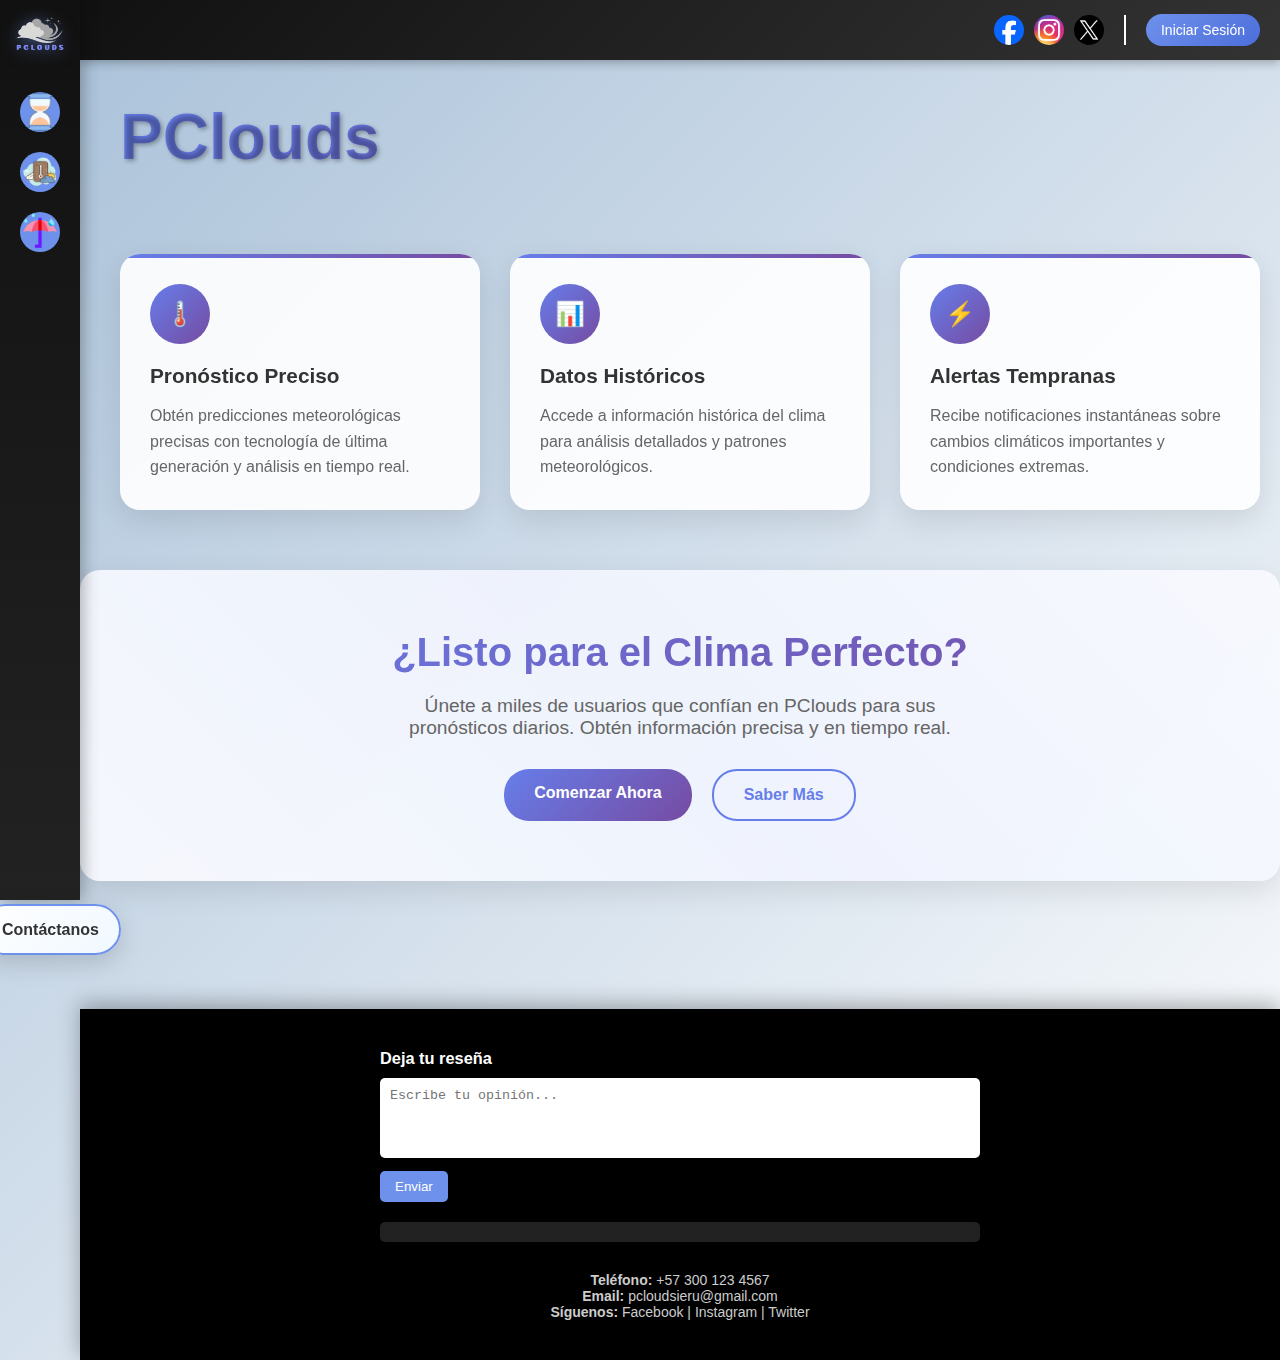
<file: index.html>
<!DOCTYPE html>
<html lang="es">

<head>
    <meta charset="UTF-8">
    <title>PClouds</title>
    <link href="https://cdn.jsdelivr.net/npm/bootstrap@5.3.7/dist/css/bootstrap.min.css" rel="stylesheet"
        integrity="sha384-LN+7fdVzj6u52u30Kp6M/trliBMCMKTyK833zpbD+pXdCLuTusPj697FH4R/5mcr" crossorigin="anonymous">
    <style>
        * {
            margin: 0;
            padding: 0;
            box-sizing: border-box;
        }

        body {
            background: linear-gradient(135deg, #a8c0d8, #ffffff);
            font-family: Arial, sans-serif;
            position: relative;
            overflow-x: hidden;
        }

        .sidebar {
            position: fixed;
            top: 0;
            left: 0;
            width: 80px;
            height: 100vh;
            background: linear-gradient(180deg, #111 0%, #222 100%);
            display: flex;
            flex-direction: column;
            align-items: center;
            padding-top: 10px;
            gap: 20px;
            box-shadow: 3px 0 15px rgba(0, 0, 0, 0.3);
            z-index: 100;
        }

        .sidebar .logo {
            margin-bottom: 10px;
        }

        .sidebar .logo img {
            width: 60px;
            filter: drop-shadow(0 2px 8px rgba(110, 145, 236, 0.5));
        }

        .sidebar a {
            text-decoration: none;
            position: relative;
        }

        .sidebar .circle {
            width: 40px;
            height: 40px;
            border-radius: 50%;
            background-color: #6e91ec;
            transition: all 0.3s ease;
            position: relative;
            overflow: hidden;
        }

        .sidebar .circle::before {
            content: '';
            position: absolute;
            top: 0;
            left: -100%;
            width: 100%;
            height: 100%;
            background: linear-gradient(90deg, transparent, rgba(255,255,255,0.4), transparent);
            transition: left 0.5s;
        }

        .sidebar .circle:hover {
            transform: scale(1.2);
            box-shadow: 0 0 20px rgba(110, 145, 236, 0.8);
        }

        .sidebar .circle:hover::before {
            left: 100%;
        }

        /* Estilos para los tooltips */
        .tooltip {
            position: absolute;
            left: 60px;
            top: 50%;
            transform: translateY(-50%);
            background: rgba(0, 0, 0, 0.9);
            color: white;
            padding: 8px 12px;
            border-radius: 6px;
            font-size: 14px;
            white-space: nowrap;
            opacity: 0;
            visibility: hidden;
            transition: all 0.3s ease;
            z-index: 1000;
            pointer-events: none;
        }

        .tooltip::before {
            content: '';
            position: absolute;
            right: 100%;
            top: 50%;
            transform: translateY(-50%);
            border: 6px solid transparent;
            border-right-color: rgba(0, 0, 0, 0.9);
        }

        .sidebar a:hover .tooltip {
            opacity: 1;
            visibility: visible;
            left: 65px;
        }

        .topbar {
            position: fixed;
            top: 0;
            right: 0;
            height: 60px;
            width: calc(100% - 80px);
            background: transparent;
            display: flex;
            justify-content: flex-end;
            align-items: center;
            padding: 10px 20px;
            gap: 10px;
            z-index: 10;
        }

        .topbar .vertical-line {
            width: 2px;
            height: 30px;
            background-color: white;
            margin-left: 10px;
        }

        .topbar .horizontal-line {
            position: absolute;
            top: 50%;
            left: 0;
            width: 100%;
            height: 60px;
            background: linear-gradient(135deg, #111 0%, #333 100%);
            transform: translateY(-50%);
            z-index: -1;
            box-shadow: 0 2px 10px rgba(0, 0, 0, 0.3);
        }

        .topbar .login-btn {
            background: linear-gradient(135deg, #6e91ec 0%, #4c6edb 100%);
            color: white;
            border: none;
            padding: 8px 15px;
            border-radius: 20px;
            cursor: pointer;
            font-size: 14px;
            transition: all 0.3s ease;
            margin-left: 10px;
            position: relative;
            overflow: hidden;
        }

        .topbar .login-btn::before {
            content: '';
            position: absolute;
            top: 0;
            left: -100%;
            width: 100%;
            height: 100%;
            background: linear-gradient(90deg, transparent, rgba(255,255,255,0.3), transparent);
            transition: left 0.5s;
        }

        .topbar .login-btn:hover {
            transform: translateY(-2px);
            box-shadow: 0 5px 15px rgba(110, 145, 236, 0.4);
        }

        .topbar .login-btn:hover::before {
            left: 100%;
        }

        .main-title {
            text-align: left;
            margin: 80px 0 20px 100px;
            padding: 20px;
            position: relative;
            z-index: 10;
        }

        .main-title h1 {
            font-size: 4rem;
            font-weight: bold;
            color: #667eea;
            text-shadow: 2px 2px 4px rgba(0, 0, 0, 0.3);
            margin: 0;
            background: linear-gradient(135deg, #667eea 0%, #764ba2 100%);
            -webkit-background-clip: text;
            -webkit-text-fill-color: transparent;
            background-clip: text;
            position: relative;
            animation: titleGlow 3s ease-in-out infinite alternate;
        }

        @keyframes titleGlow {
            0% {
                filter: drop-shadow(0 0 10px rgba(102, 126, 234, 0.5));
            }
            100% {
                filter: drop-shadow(0 0 20px rgba(102, 126, 234, 0.8));
            }
        }

        /* Sección de características */
        .features-section {
            margin: 60px auto;
            max-width: 1200px;
            padding: 0 20px;
            margin-left: 100px;
            z-index: 10;
            position: relative;
        }

        .features-grid {
            display: grid;
            grid-template-columns: repeat(auto-fit, minmax(300px, 1fr));
            gap: 30px;
            margin-top: 40px;
        }

        .feature-card {
            background: rgba(255, 255, 255, 0.9);
            border-radius: 20px;
            padding: 30px;
            box-shadow: 0 10px 30px rgba(0, 0, 0, 0.1);
            transition: all 0.3s ease;
            position: relative;
            overflow: hidden;
        }

        .feature-card::before {
            content: '';
            position: absolute;
            top: 0;
            left: 0;
            right: 0;
            height: 4px;
            background: linear-gradient(135deg, #667eea 0%, #764ba2 100%);
        }

        .feature-card:hover {
            transform: translateY(-10px);
            box-shadow: 0 20px 40px rgba(0, 0, 0, 0.2);
        }

        .feature-icon {
            width: 60px;
            height: 60px;
            background: linear-gradient(135deg, #667eea 0%, #764ba2 100%);
            border-radius: 50%;
            display: flex;
            align-items: center;
            justify-content: center;
            margin-bottom: 20px;
            font-size: 24px;
            color: white;
        }

        .feature-card h3 {
            color: #333;
            margin-bottom: 15px;
            font-size: 1.3rem;
        }

        .feature-card p {
            color: #666;
            line-height: 1.6;
        }

        .topbar .top-circle {
            width: 30px;
            height: 30px;
            border-radius: 50%;
            background-color: #6e91ec;
            transition: transform 0.3s ease;
        }

        .topbar .top-circle:hover {
            transform: scale(1.2);
        }

        .contactanos-btn {
            position: fixed;
            bottom: 20px;
            right: 20px;
            background: linear-gradient(135deg, #fff 0%, #f0f8ff 100%);
            color: #333;
            border: 2px solid #6e91ec;
            padding: 15px 20px;
            font-size: 16px;
            border-radius: 30px;
            cursor: pointer;
            box-shadow: 0 8px 25px rgba(0, 0, 0, 0.15);
            transition: all 0.3s ease;
            z-index: 1000;
            text-decoration: none;
            font-weight: bold;
            position: relative;
            overflow: hidden;
        }

        .contactanos-btn::before {
            content: '';
            position: absolute;
            top: 0;
            left: -100%;
            width: 100%;
            height: 100%;
            background: linear-gradient(90deg, transparent, rgba(110, 145, 236, 0.2), transparent);
            transition: left 0.5s;
        }

        .contactanos-btn:hover {
            background: linear-gradient(135deg, #6e91ec 0%, #764ba2 100%);
            color: white;
            transform: scale(1.05) translateY(-2px);
            box-shadow: 0 12px 35px rgba(110, 145, 236, 0.3);
        }

        .contactanos-btn:hover::before {
            left: 100%;
        }

        .new-footer {
            background: #000000;
            color: #ccc;
            padding: 40px 20px;
            position: relative;
            left: 80px;
            width: calc(100% - 80px);
            font-size: 14px;
            margin-top: 50px;
            box-shadow: 0 -5px 20px rgba(0, 0, 0, 0.3);
        }

        .reseñas-container {
            max-width: 600px;
            margin: 0 auto;
        }

        .reseñas-container h3 {
            margin-bottom: 10px;
            color: #fff;
        }

        .reseñas-container textarea {
            width: 100%;
            height: 80px;
            border-radius: 5px;
            padding: 10px;
            border: none;
            resize: none;
            margin-bottom: 10px;
        }

        .reseñas-container button {
            background-color: #6e91ec;
            color: #fff;
            border: none;
            padding: 8px 15px;
            border-radius: 5px;
            cursor: pointer;
            transition: background 0.3s;
        }

        .reseñas-container button:hover {
            background-color: #4c6edb;
        }

        .lista-reseñas {
            margin-top: 20px;
            background-color: #222;
            padding: 10px;
            border-radius: 5px;
            max-height: 200px;
            overflow-y: auto;
        }

        .reseña {
            background-color: #333;
            padding: 8px;
            border-radius: 4px;
            margin-bottom: 5px;
            color: #ccc;
        }

        .contenido-principal {
            min-height: 1000px;
            padding: 20px;
            margin-left: 80px;
        }

        .footer-info {
            margin-top: 30px;
            text-align: center;
        }

        .footer-info p,
        .footer-info a {
            color: #ccc;
            text-decoration: none;
            font-size: 14px;
        }

        .footer-info a:hover {
            color: #6e91ec;
        }

        .tabs {
            display: flex;
            justify-content: space-around;
            margin-bottom: 10px;
        }

        .tabs button {
            background: #ccc;
            border: none;
            padding: 5px 10px;
            cursor: pointer;
        }

        .tabs button.active {
            background: #6e91ec;
            color: white;
        }
        
        .sidebar .circle img {
            width: 100%;
            height: 100%;
            object-fit: cover;
            border-radius: 50%;
            display: block;
        }

        /* Sección CTA */
        .cta-section {
            background: rgba(255, 255, 255, 0.95);
            margin: 60px 0 60px 80px;
            padding: 60px 20px;
            text-align: center;
            border-radius: 20px;
            box-shadow: 0 10px 30px rgba(0, 0, 0, 0.1);
            position: relative;
            overflow: hidden;
        }

        .cta-section::before {
            content: '';
            position: absolute;
            top: -50%;
            left: -50%;
            width: 200%;
            height: 200%;
            background: linear-gradient(45deg, transparent, rgba(110, 145, 236, 0.1), transparent);
            animation: rotate 15s linear infinite;
        }

        @keyframes rotate {
            0% { transform: rotate(0deg); }
            100% { transform: rotate(360deg); }
        }

        .cta-content {
            position: relative;
            z-index: 2;
        }

        .cta-section h2 {
            font-size: 2.5rem;
            color: #333;
            margin-bottom: 20px;
            background: linear-gradient(135deg, #667eea 0%, #764ba2 100%);
            -webkit-background-clip: text;
            -webkit-text-fill-color: transparent;
            background-clip: text;
        }

        .cta-section p {
            font-size: 1.2rem;
            color: #666;
            margin-bottom: 30px;
            max-width: 600px;
            margin-left: auto;
            margin-right: auto;
        }

        .cta-buttons {
            display: flex;
            gap: 20px;
            justify-content: center;
            flex-wrap: wrap;
        }

        .cta-btn {
            padding: 15px 30px;
            border: none;
            border-radius: 25px;
            font-size: 1rem;
            font-weight: bold;
            cursor: pointer;
            transition: all 0.3s ease;
            text-decoration: none;
            display: inline-block;
        }

        .cta-btn.primary {
            background: linear-gradient(135deg, #667eea 0%, #764ba2 100%);
            color: white;
        }

        .cta-btn.secondary {
            background: transparent;
            color: #667eea;
            border: 2px solid #667eea;
        }

        .cta-btn:hover {
            transform: translateY(-3px);
            box-shadow: 0 10px 25px rgba(102, 126, 234, 0.3);
        }

        @media (max-width: 768px) {
            .features-grid {
                grid-template-columns: 1fr;
            }

            .main-title h1 {
                font-size: 2.5rem;
            }

            .cta-section h2 {
                font-size: 2rem;
            }

            .tooltip {
                display: none;
            }
        }
    </style>
</head>

<body>
    <div class="sidebar">
        <div class="logo">
            <a href="index.html">
                <img src="imagenes/logo.png" alt="Logo" />
            </a>
        </div>
        <a href="#">
            <div class="circle">
                <img src="imagenes/Historial.png" alt="Logo historial del clima" />
            </div>
            <div class="tooltip">Historial del Clima</div>
        </a>
        <a href="#">
            <div class="circle">
                <img src="imagenes/Pronostico.png" alt="Logo pronostico del clima" />
            </div>
            <div class="tooltip">Pronóstico del Tiempo</div>
        </a>
        <a href="#">
            <div class="circle">
                <img src="imagenes/Informacion.png" alt="Logo información del clima" />
            </div>
            <div class="tooltip">Información Meteorológica</div>
        </a>
    </div>

    <div class="topbar">
        <div class="horizontal-line"></div>
        <a href="https://www.facebook.com/profile.php?id=61578839614625" target="_blank">
            <img src="/imagenes/facebook.png" alt="Logo" style="width:30px;height:30px;border-radius:50%;object-fit:cover;vertical-align:middle;cursor:pointer;">
        </a>
        <a href="https://www.instagram.com/pcloudsieru/" target="_blank">
            <img src="/imagenes/Instagram.png" alt="Instagram" style="width:30px;height:30px;border-radius:50%;object-fit:cover;vertical-align:middle;cursor:pointer;">
        </a>
        <a href="https://x.com/PcloudsIeru" target="_blank">
            <img src="/imagenes/X.png" alt="Twitter" style="width:30px;height:30px;border-radius:50%;object-fit:cover;vertical-align:middle;cursor:pointer;">
        </a>
        <div class="vertical-line"></div>
        <button class="login-btn" onclick="">Iniciar Sesión</button>
    </div>

    <div class="main-title">
        <h1>PClouds</h1>
    </div>

    <!-- Nueva sección de características -->
    <div class="features-section">
        <div class="features-grid">
            <div class="feature-card">
                <div class="feature-icon">🌡️</div>
                <h3>Pronóstico Preciso</h3>
                <p>Obtén predicciones meteorológicas precisas con tecnología de última generación y análisis en tiempo real.</p>
            </div>
            <div class="feature-card">
                <div class="feature-icon">📊</div>
                <h3>Datos Históricos</h3>
                <p>Accede a información histórica del clima para análisis detallados y patrones meteorológicos.</p>
            </div>
            <div class="feature-card">
                <div class="feature-icon">⚡</div>
                <h3>Alertas Tempranas</h3>
                <p>Recibe notificaciones instantáneas sobre cambios climáticos importantes y condiciones extremas.</p>
            </div>
        </div>
    </div>

    <!-- Nueva sección CTA -->
    <div class="cta-section">
        <div class="cta-content">
            <h2>¿Listo para el Clima Perfecto?</h2>
            <p>Únete a miles de usuarios que confían en PClouds para sus pronósticos diarios. Obtén información precisa y en tiempo real.</p>
            <div class="cta-buttons">
                <a href="#" class="cta-btn primary">Comenzar Ahora</a>
                <a href="/paginas/nosotros.html" class="cta-btn secondary">Saber Más</a>
            </div>
        </div>
    </div>

    <a href="paginas/contacto.html" class="contactanos-btn">Contáctanos</a>

    <footer class="new-footer">
        <div class="reseñas-container">
            <h3>Deja tu reseña</h3>
            <textarea id="nueva-reseña" placeholder="Escribe tu opinión..."></textarea>
            <button onclick="agregarReseña()">Enviar</button>
            <div class="lista-reseñas" id="lista-reseñas"></div>
        </div>
        <div class="footer-info">
            <p><strong>Teléfono:</strong> +57 300 123 4567</p>
            <p><strong>Email:</strong> pcloudsieru@gmail.com</p>
            <p><strong>Síguenos:</strong> 
                <a href="https://www.facebook.com/profile.php?id=61578839614625" target="_blank">Facebook</a> | 
                <a href="https://www.instagram.com/pcloudsieru/" target="_blank">Instagram</a> | 
                <a href="https://x.com/PcloudsIeru" target="_blank">Twitter</a>
            </p>
        </div>
    </footer>

    <script>
        function agregarReseña() {
            const textarea = document.getElementById('nueva-reseña');
            const listaReseñas = document.getElementById('lista-reseñas');
            
            if (textarea.value.trim() !== '') {
                const reseña = document.createElement('div');
                reseña.className = 'reseña';
                reseña.textContent = textarea.value;
                
                listaReseñas.appendChild(reseña);
                textarea.value = '';
                
                // Scroll al final de la lista
                listaReseñas.scrollTop = listaReseñas.scrollHeight;
            }
        }
    </script>

</body>

</html>
</file>
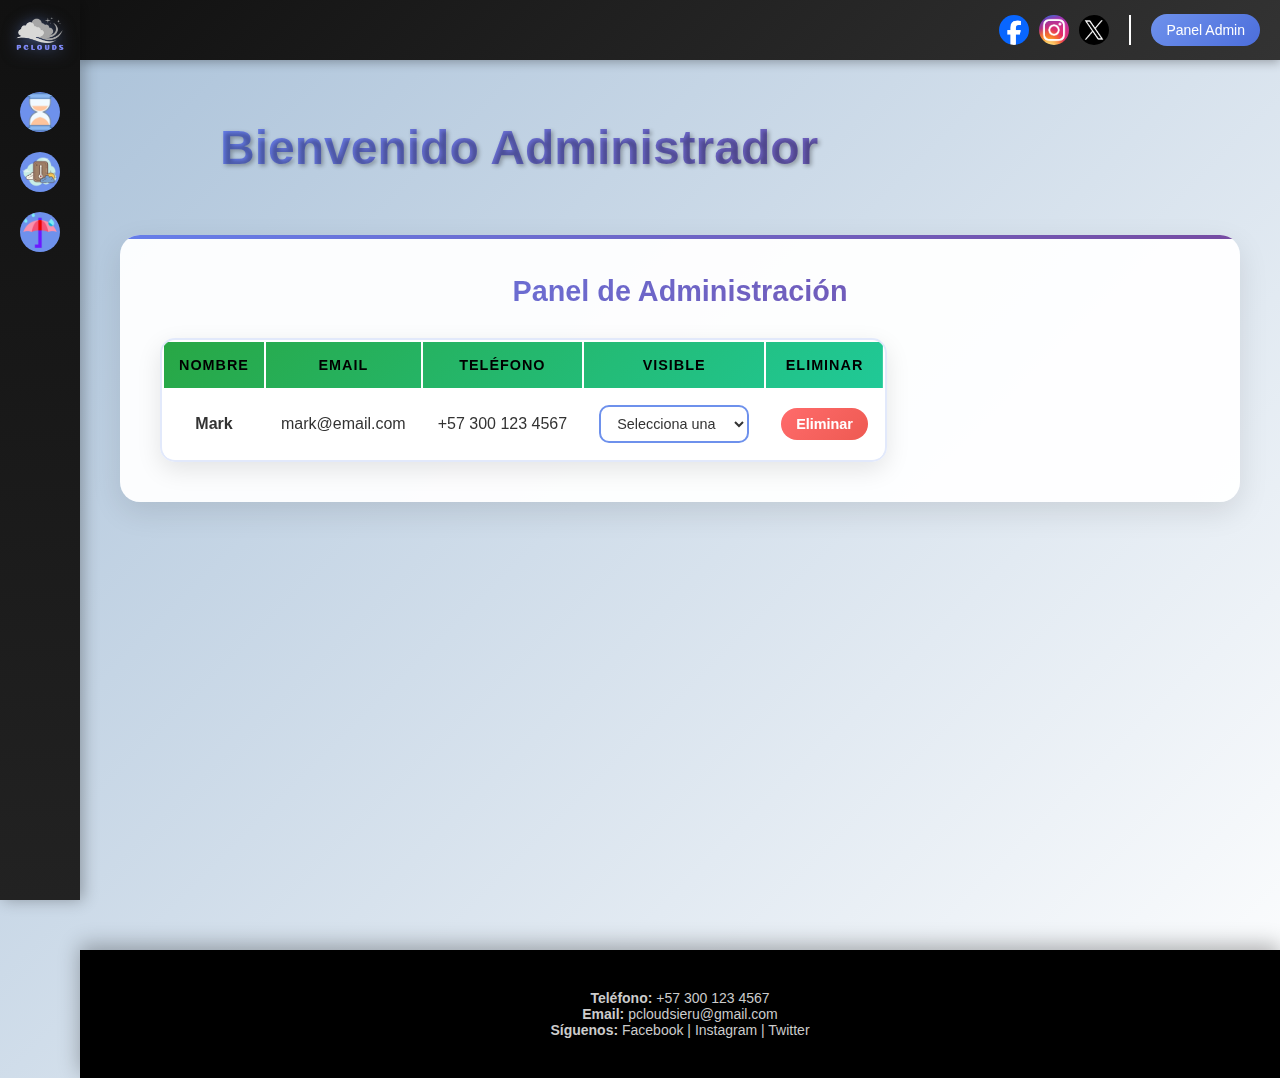
<file: paginas/admin2.html>
<!DOCTYPE html>
<html lang="es">

<head>
    <meta charset="UTF-8">
    <meta name="viewport" content="width=device-width, initial-scale=1.0">
    <title>PClouds - Administrador</title>
    <link href="https://cdn.jsdelivr.net/npm/bootstrap@5.3.7/dist/css/bootstrap.min.css" rel="stylesheet"
        integrity="sha384-LN+7fdVzj6u52u30Kp6M/trliBMCMKTyK833zpbD+pXdCLuTusPj697FH4R/5mcr" crossorigin="anonymous">
    <style>
        * {
            margin: 0;
            padding: 0;
            box-sizing: border-box;
        }

        body {
            background: linear-gradient(135deg, #a8c0d8, #ffffff);
            font-family: Arial, sans-serif;
            position: relative;
            overflow-x: hidden;
        }

        .sidebar {
            position: fixed;
            top: 0;
            left: 0;
            width: 80px;
            height: 100vh;
            background: linear-gradient(180deg, #111 0%, #222 100%);
            display: flex;
            flex-direction: column;
            align-items: center;
            padding-top: 10px;
            gap: 20px;
            box-shadow: 3px 0 15px rgba(0, 0, 0, 0.3);
            z-index: 100;
        }

        .sidebar .logo {
            margin-bottom: 10px;
        }

        .sidebar .logo img {
            width: 60px;
            filter: drop-shadow(0 2px 8px rgba(110, 145, 236, 0.5));
        }

        .sidebar a {
            text-decoration: none;
            position: relative;
        }

        .sidebar .circle {
            width: 40px;
            height: 40px;
            border-radius: 50%;
            background-color: #6e91ec;
            transition: all 0.3s ease;
            position: relative;
            overflow: hidden;
        }

        .sidebar .circle::before {
            content: '';
            position: absolute;
            top: 0;
            left: -100%;
            width: 100%;
            height: 100%;
            background: linear-gradient(90deg, transparent, rgba(255, 255, 255, 0.4), transparent);
            transition: left 0.5s;
        }

        .sidebar .circle:hover {
            transform: scale(1.2);
            box-shadow: 0 0 20px rgba(110, 145, 236, 0.8);
        }

        .sidebar .circle:hover::before {
            left: 100%;
        }

        .sidebar .circle img {
            width: 100%;
            height: 100%;
            object-fit: cover;
            border-radius: 50%;
            display: block;
        }

        /* Estilos para los tooltips */
        .tooltip {
            position: absolute;
            left: 60px;
            top: 50%;
            transform: translateY(-50%);
            background: rgba(0, 0, 0, 0.9);
            color: white;
            padding: 8px 12px;
            border-radius: 6px;
            font-size: 14px;
            white-space: nowrap;
            opacity: 0;
            visibility: hidden;
            transition: all 0.3s ease;
            z-index: 1000;
            pointer-events: none;
        }

        .tooltip::before {
            content: '';
            position: absolute;
            right: 100%;
            top: 50%;
            transform: translateY(-50%);
            border: 6px solid transparent;
            border-right-color: rgba(0, 0, 0, 0.9);
        }

        .sidebar a:hover .tooltip {
            opacity: 1;
            visibility: visible;
            left: 65px;
        }

        .topbar {
            position: fixed;
            top: 0;
            right: 0;
            height: 60px;
            width: calc(100% - 80px);
            background: transparent;
            display: flex;
            justify-content: flex-end;
            align-items: center;
            padding: 10px 20px;
            gap: 10px;
            z-index: 10;
        }

        .topbar .vertical-line {
            width: 2px;
            height: 30px;
            background-color: white;
            margin-left: 10px;
        }

        .topbar .horizontal-line {
            position: absolute;
            top: 50%;
            left: 0;
            width: 100%;
            height: 60px;
            background: linear-gradient(135deg, #111 0%, #333 100%);
            transform: translateY(-50%);
            z-index: -1;
            box-shadow: 0 2px 10px rgba(0, 0, 0, 0.3);
        }

        .topbar .login-btn {
            background: linear-gradient(135deg, #6e91ec 0%, #4c6edb 100%);
            color: white;
            border: none;
            padding: 8px 15px;
            border-radius: 20px;
            cursor: pointer;
            font-size: 14px;
            transition: all 0.3s ease;
            margin-left: 10px;
            position: relative;
            overflow: hidden;
        }

        .topbar .login-btn::before {
            content: '';
            position: absolute;
            top: 0;
            left: -100%;
            width: 100%;
            height: 100%;
            background: linear-gradient(90deg, transparent, rgba(255, 255, 255, 0.3), transparent);
            transition: left 0.5s;
        }

        .topbar .login-btn:hover {
            transform: translateY(-2px);
            box-shadow: 0 5px 15px rgba(110, 145, 236, 0.4);
        }

        .topbar .login-btn:hover::before {
            left: 100%;
        }

        .main-title {
            text-align: left;
            margin: 80px 0 20px 100px;
            padding: 20px;
            position: relative;
            z-index: 10;
        }

        .main-title h1 {
            font-size: 3rem;
            font-weight: bold;
            color: #667eea;
            text-shadow: 2px 2px 4px rgba(0, 0, 0, 0.3);
            margin: 0;
            background: linear-gradient(135deg, #667eea 0%, #764ba2 100%);
            -webkit-background-clip: text;
            -webkit-text-fill-color: transparent;
            background-clip: text;
            position: relative;
            animation: titleGlow 3s ease-in-out infinite alternate;
        }

        @keyframes titleGlow {
            0% {
                filter: drop-shadow(0 0 10px rgba(102, 126, 234, 0.5));
            }

            100% {
                filter: drop-shadow(0 0 20px rgba(102, 126, 234, 0.8));
            }
        }

        /* Contenedor principal */
        .admin-container {
            margin-left: 80px;
            padding: 20px;
            min-height: 100vh;
            position: relative;
            z-index: 10;
        }

        /* Tarjeta de la tabla */
        .table-card {
            background: rgba(255, 255, 255, 0.95);
            border-radius: 20px;
            padding: 40px;
            box-shadow: 0 10px 30px rgba(0, 0, 0, 0.1);
            margin: 40px 20px;
            position: relative;
            overflow: hidden;
        }

        .table-card::before {
            content: '';
            position: absolute;
            top: 0;
            left: 0;
            right: 0;
            height: 4px;
            background: linear-gradient(135deg, #667eea 0%, #764ba2 100%);
        }

        .table-card::after {
            content: '';
            position: absolute;
            top: -50%;
            left: -50%;
            width: 200%;
            height: 200%;
            background: linear-gradient(45deg, transparent, rgba(110, 145, 236, 0.05), transparent);
            animation: rotate 20s linear infinite;
            z-index: -1;
        }

        @keyframes rotate {
            0% {
                transform: rotate(0deg);
            }

            100% {
                transform: rotate(360deg);
            }
        }

        /* Estilos para la tabla */
        .admin-table {
            background: rgba(255, 255, 255, 0.95);
            border-radius: 15px;
            overflow: hidden;
            box-shadow: 0 8px 25px rgba(0, 0, 0, 0.1);
            position: relative;
            z-index: 2;
            border: 2px solid rgba(110, 145, 236, 0.2);
        }

        .admin-table thead {
            background: linear-gradient(135deg, #28a745 0%, #20c997 100%);
        }

        .admin-table thead th {
            color: black;
            font-weight: bold;
            padding: 15px;
            border: none;
            text-transform: uppercase;
            font-size: 0.9rem;
            letter-spacing: 1px;
        }

        .admin-table tbody tr {
            transition: all 0.3s ease;
            border-bottom: 1px solid rgba(110, 145, 236, 0.1);
            background: rgba(255, 255, 255, 0.9);
        }

        .admin-table tbody tr:hover {
            background: rgba(110, 145, 236, 0.1);
            transform: scale(1.01);
        }

        .admin-table tbody td,
        .admin-table tbody th {
            padding: 15px;
            color: #333;
            border: none;
            vertical-align: middle;
        }

        /* Botón eliminar mejorado */
        .btn-eliminar {
            background: linear-gradient(135deg, #ff6b6b 0%, #ee5a52 100%);
            border: none;
            color: white;
            padding: 8px 15px;
            border-radius: 20px;
            font-size: 0.9rem;
            font-weight: bold;
            transition: all 0.3s ease;
            position: relative;
            overflow: hidden;
        }

        .btn-eliminar::before {
            content: '';
            position: absolute;
            top: 0;
            left: -100%;
            width: 100%;
            height: 100%;
            background: linear-gradient(90deg, transparent, rgba(255, 255, 255, 0.3), transparent);
            transition: left 0.5s;
        }

        .btn-eliminar:hover {
            transform: translateY(-2px);
            box-shadow: 0 5px 15px rgba(255, 107, 107, 0.4);
            background: linear-gradient(135deg, #ff5252 0%, #d32f2f 100%);
        }

        .btn-eliminar:hover::before {
            left: 100%;
        }

        /* Select mejorado */
        .form-select-custom {
            background: rgba(255, 255, 255, 0.95);
            border: 2px solid #6e91ec;
            color: #333;
            border-radius: 10px;
            padding: 8px 12px;
            font-size: 0.9rem;
            transition: all 0.3s ease;
        }

        .form-select-custom:focus {
            box-shadow: 0 0 15px rgba(110, 145, 236, 0.5);
            border-color: #4c6edb;
            background: rgba(255, 255, 255, 1);
            color: #333;
        }

        /* Título de la tabla */
        .table-title {
            color: #333;
            font-size: 1.8rem;
            font-weight: bold;
            margin-bottom: 30px;
            text-align: center;
            background: linear-gradient(135deg, #667eea 0%, #764ba2 100%);
            -webkit-background-clip: text;
            -webkit-text-fill-color: transparent;
            background-clip: text;
        }

        /* Footer */
        .new-footer {
            background: #000000;
            color: #ccc;
            padding: 40px 20px;
            position: relative;
            left: 80px;
            width: calc(100% - 80px);
            font-size: 14px;
            margin-top: 50px;
            box-shadow: 0 -5px 20px rgba(0, 0, 0, 0.3);
        }

        .footer-info {
            text-align: center;
        }

        .footer-info p,
        .footer-info a {
            color: #ccc;
            text-decoration: none;
            font-size: 14px;
        }

        .footer-info a:hover {
            color: #6e91ec;
        }

        @media (max-width: 768px) {
            .main-title h1 {
                font-size: 2rem;
            }

            .table-card {
                margin: 20px 10px;
                padding: 20px;
            }

            .tooltip {
                display: none;
            }
        }
    </style>
</head>

<body>
    <div class="sidebar">
        <div class="logo">
            <a href="/index.html">
                <img src="/imagenes/logo.png" alt="Logo" />
            </a>
        </div>
        <a href="#">
            <div class="circle">
                <img src="/imagenes/Historial.png" alt="Logo historial del clima" />
            </div>
            <div class="tooltip">Historial del Clima</div>
        </a>
        <a href="#">
            <div class="circle">
                <img src="/imagenes/Pronostico.png" alt="Logo pronostico del clima" />
            </div>
            <div class="tooltip">Pronóstico del Tiempo</div>
        </a>
        <a href="#">
            <div class="circle">
                <img src="/imagenes/Informacion.png" alt="Logo información del clima" />
            </div>
            <div class="tooltip">Información Meteorológica</div>
        </a>
    </div>

    <div class="topbar">
        <div class="horizontal-line"></div>
        <a href="https://www.facebook.com/profile.php?id=61578839614625" target="_blank">
            <img src="/imagenes/facebook.png" alt="Logo"
                style="width:30px;height:30px;border-radius:50%;object-fit:cover;vertical-align:middle;cursor:pointer;">
        </a>
        <a href="https://www.instagram.com/pcloudsieru/" target="_blank">
            <img src="/imagenes/Instagram.png" alt="Instagram"
                style="width:30px;height:30px;border-radius:50%;object-fit:cover;vertical-align:middle;cursor:pointer;">
        </a>
        <a href="https://x.com/PcloudsIeru" target="_blank">
            <img src="/imagenes/X.png" alt="Twitter"
                style="width:30px;height:30px;border-radius:50%;object-fit:cover;vertical-align:middle;cursor:pointer;">
        </a>
        <div class="vertical-line"></div>
        <button class="login-btn">
            <a href="/PCLOUDS/paginas/inicio_de_sesion.html" style="color: white; text-decoration: none;">
                Panel Admin
            </a>
        </button>
    </div>

    <div class="admin-container">
        <div class="main-title">
            <h1>Bienvenido Administrador</h1>
        </div>

        <div class="table-card">
            <h2 class="table-title">Panel de Administración</h2>
            <table class="table table-light admin-table">
                <thead>
                    <tr>
                        <th scope="col">Nombre</th>
                        <th scope="col">Email</th>
                        <th scope="col">Teléfono</th>
                        <th scope="col">Visible</th>
                        <th scope="col">Eliminar</th>
                    </tr>
                </thead>
                <tbody>
                    <tr>
                        <th scope="row">Mark</th>
                        <td>mark@email.com</td>
                        <td>+57 300 123 4567</td>
                        <td>
                            <select class="form-select form-select-custom" style="width: 150px;" aria-label="Seleccionar visibilidad" id="visible">
                                <option selected>Selecciona una opción</option>
                                <option value="1">Sí</option>
                                <option value="2">No</option>
                            </select>
                        </td>
                        <td><button class="btn btn-eliminar">Eliminar</button></td>
                    </tr>
                </tbody>
            </table>
        </div>
    </div>
    
    <script>
        function enviarResena() {
            const username = document.getElementById("username").value.trim() || "Anónimo";
            const content = document.getElementById("content").value.trim();
            const messageDiv = document.getElementById("message");
    
            messageDiv.textContent = "";
    
            if (!content) {
            messageDiv.textContent = "El contenido de la reseña es obligatorio.";
            return;
            }
    
            fetch("http://localhost/reviews/backend/crear_resena.php", {
            method: "POST",
            headers: {
                "Content-Type": "application/json"
            },
            body: JSON.stringify({
                name: username,
                content
            })
            })
            .then(response => response.json())
            .then(data => {
            if (data.error) {
                messageDiv.textContent = data.error;
            } else {
                document.getElementById("content").value = "";
                document.getElementById("username").value = "";
                alert("¡Reseña enviada con éxito!");
                //cargarResenas();
            }
            })
            .catch(error => {
            console.error("Error al enviar reseña:", error);
            messageDiv.textContent = "Error al conectar con el servidor.";
            });
        }
    
        // function cargarResenas() {
        fetch("http://localhost/reviews/backend/get_reviews.php")
        .then(response => response.json())
        .then(data => {
        const container = document.getElementById("resenas");
        container.innerHTML = "";
    
        if (!Array.isArray(data) || data.length === 0) {
        container.innerHTML = "<p>No hay reseñas disponibles.</p>";
        return;
        }
    
        data.forEach(resena => {
        const div = document.createElement("div");
        div.className = "review";
        div.innerHTML = `
        <strong>${resena.name}</strong><br>
        <small>${resena.created_at}</small>
        <p>${resena.content}</p>
        `;
        container.appendChild(div);
        });
        })
        .catch(err => {
        document.getElementById("resenas").innerHTML = "<p>Error al cargar reseñas.</p>";
        });
        
        window.onload = cargarResenas();
        </script>
    <footer class="new-footer">
        <div class="footer-info">
            <p><strong>Teléfono:</strong> +57 300 123 4567</p>
            <p><strong>Email:</strong> pcloudsieru@gmail.com</p>
            <p><strong>Síguenos:</strong>
                <a href="https://www.facebook.com/profile.php?id=61578839614625" target="_blank">Facebook</a> |
                <a href="https://www.instagram.com/pcloudsieru/" target="_blank">Instagram</a> |
                <a href="https://x.com/PcloudsIeru" target="_blank">Twitter</a>
            </p>
        </div>
    </footer>

</body>

</html>
</file>
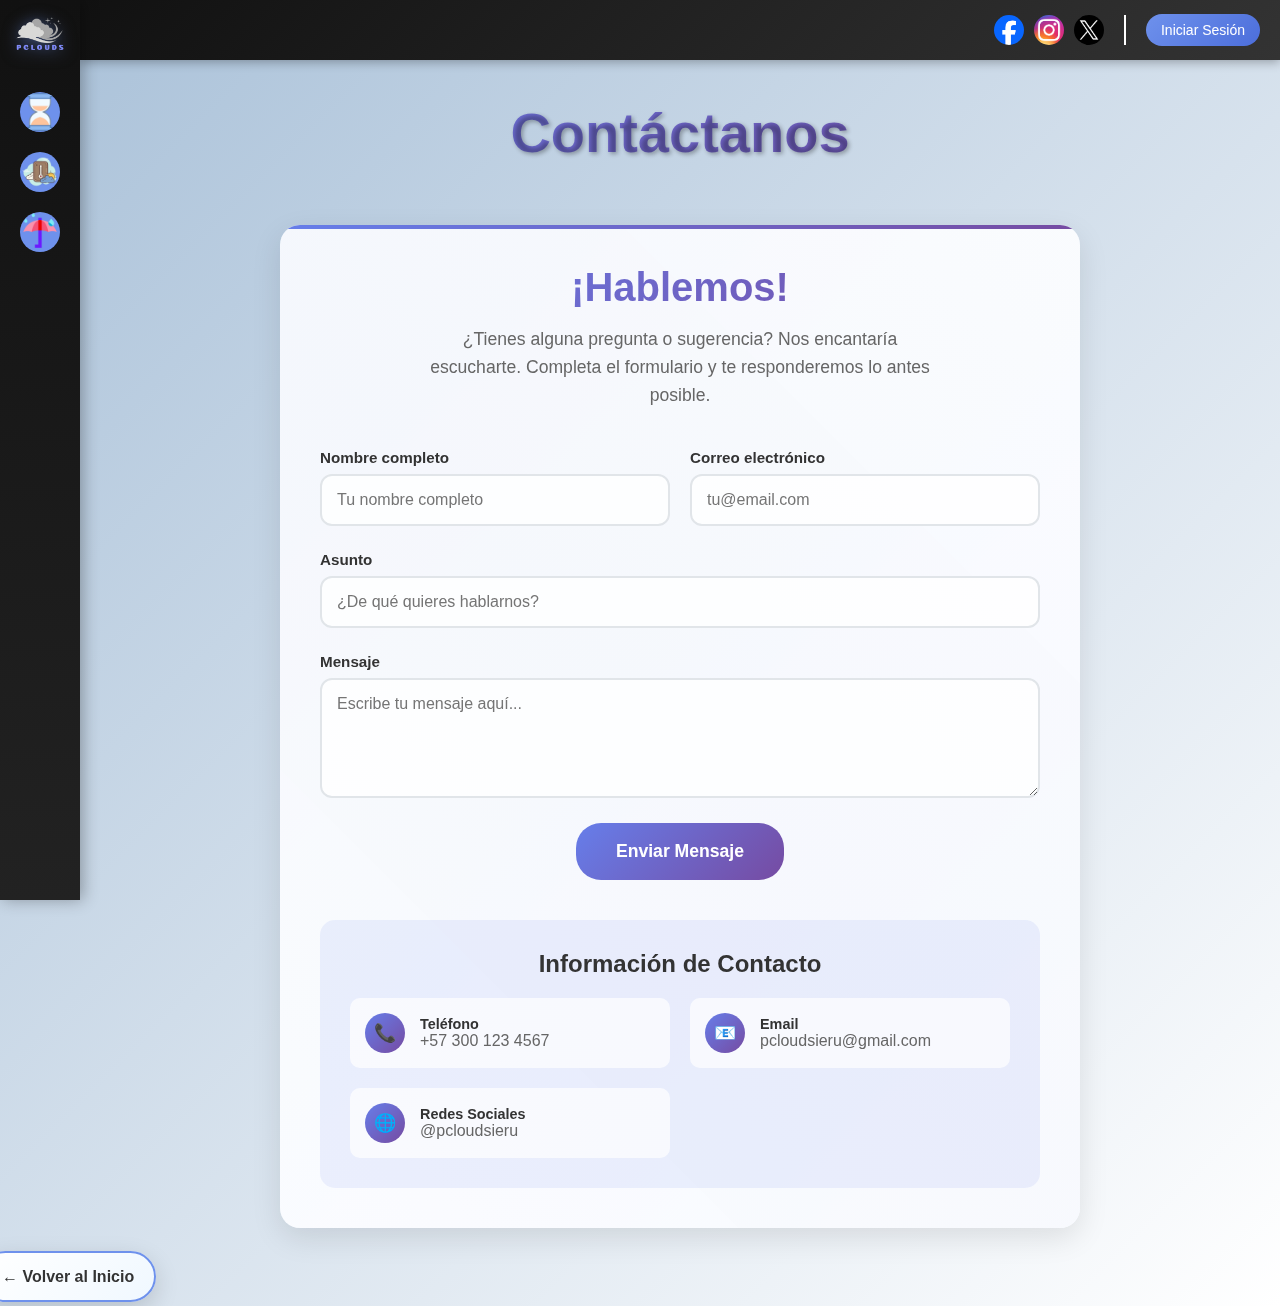
<file: paginas/contacto.html>
<!DOCTYPE html>
<html lang="es">

<head>
    <meta charset="UTF-8">
    <title>Contáctanos - PClouds</title>
    <link href="https://cdn.jsdelivr.net/npm/bootstrap@5.3.7/dist/css/bootstrap.min.css" rel="stylesheet"
        integrity="sha384-LN+7fdVzj6u52u30Kp6M/trliBMCMKTyK833zpbD+pXdCLuTusPj697FH4R/5mcr" crossorigin="anonymous">
    <style>
        * {
            margin: 0;
            padding: 0;
            box-sizing: border-box;
        }

        body {
            background: linear-gradient(135deg, #a8c0d8, #ffffff);
            font-family: Arial, sans-serif;
            position: relative;
            overflow-x: hidden;
            min-height: 100vh;
        }

        .sidebar {
            position: fixed;
            top: 0;
            left: 0;
            width: 80px;
            height: 100vh;
            background: linear-gradient(180deg, #111 0%, #222 100%);
            display: flex;
            flex-direction: column;
            align-items: center;
            padding-top: 10px;
            gap: 20px;
            box-shadow: 3px 0 15px rgba(0, 0, 0, 0.3);
            z-index: 100;
        }

        .sidebar .logo {
            margin-bottom: 10px;
        }

        .sidebar .logo img {
            width: 60px;
            filter: drop-shadow(0 2px 8px rgba(110, 145, 236, 0.5));
        }

        .sidebar a {
            text-decoration: none;
        }

        .sidebar .circle {
            width: 40px;
            height: 40px;
            border-radius: 50%;
            background-color: #6e91ec;
            transition: all 0.3s ease;
            position: relative;
            overflow: hidden;
        }

        .sidebar .circle::before {
            content: '';
            position: absolute;
            top: 0;
            left: -100%;
            width: 100%;
            height: 100%;
            background: linear-gradient(90deg, transparent, rgba(255,255,255,0.4), transparent);
            transition: left 0.5s;
        }

        .sidebar .circle:hover {
            transform: scale(1.2);
            box-shadow: 0 0 20px rgba(110, 145, 236, 0.8);
        }

        .sidebar .circle:hover::before {
            left: 100%;
        }

        .sidebar .circle img {
            width: 100%;
            height: 100%;
            object-fit: cover;
            border-radius: 50%;
            display: block;
        }

        .topbar {
            position: fixed;
            top: 0;
            right: 0;
            height: 60px;
            width: calc(100% - 80px);
            background: transparent;
            display: flex;
            justify-content: flex-end;
            align-items: center;
            padding: 10px 20px;
            gap: 10px;
            z-index: 10;
        }

        .topbar .vertical-line {
            width: 2px;
            height: 30px;
            background-color: white;
            margin-left: 10px;
        }

        .topbar .horizontal-line {
            position: absolute;
            top: 50%;
            left: 0;
            width: 100%;
            height: 60px;
            background: linear-gradient(135deg, #111 0%, #333 100%);
            transform: translateY(-50%);
            z-index: -1;
            box-shadow: 0 2px 10px rgba(0, 0, 0, 0.3);
        }

        .topbar .login-btn {
            background: linear-gradient(135deg, #6e91ec 0%, #4c6edb 100%);
            color: white;
            border: none;
            padding: 8px 15px;
            border-radius: 20px;
            cursor: pointer;
            font-size: 14px;
            transition: all 0.3s ease;
            margin-left: 10px;
            position: relative;
            overflow: hidden;
        }

        .topbar .login-btn::before {
            content: '';
            position: absolute;
            top: 0;
            left: -100%;
            width: 100%;
            height: 100%;
            background: linear-gradient(90deg, transparent, rgba(255,255,255,0.3), transparent);
            transition: left 0.5s;
        }

        .topbar .login-btn:hover {
            transform: translateY(-2px);
            box-shadow: 0 5px 15px rgba(110, 145, 236, 0.4);
        }

        .topbar .login-btn:hover::before {
            left: 100%;
        }

        /* Contenedor principal que respeta el espacio de la sidebar */
        .main-content {
            margin-left: 80px;
            min-height: 100vh;
            padding-top: 80px;
            display: flex;
            flex-direction: column;
            align-items: center;
        }

        .main-title {
            text-align: center;
            margin-bottom: 40px;
            padding: 20px;
            position: relative;
            z-index: 10;
            width: 100%;
        }

        .main-title h1 {
            font-size: 3.5rem;
            font-weight: bold;
            color: #667eea;
            text-shadow: 2px 2px 4px rgba(0, 0, 0, 0.3);
            margin: 0;
            background: linear-gradient(135deg, #667eea 0%, #764ba2 100%);
            -webkit-background-clip: text;
            -webkit-text-fill-color: transparent;
            background-clip: text;
            position: relative;
            animation: titleGlow 3s ease-in-out infinite alternate;
        }

        @keyframes titleGlow {
            0% {
                filter: drop-shadow(0 0 10px rgba(102, 126, 234, 0.5));
            }
            100% {
                filter: drop-shadow(0 0 20px rgba(102, 126, 234, 0.8));
            }
        }

        .contact-container {
            max-width: 800px;
            width: 90%;
            margin: 0 auto 60px auto;
            background: rgba(255, 255, 255, 0.95);
            border-radius: 20px;
            padding: 40px;
            box-shadow: 0 10px 30px rgba(0, 0, 0, 0.1);
            position: relative;
            overflow: hidden;
            z-index: 10;
        }

        .contact-container::before {
            content: '';
            position: absolute;
            top: 0;
            left: 0;
            right: 0;
            height: 4px;
            background: linear-gradient(135deg, #667eea 0%, #764ba2 100%);
        }

        .contact-container::after {
            content: '';
            position: absolute;
            top: -50%;
            left: -50%;
            width: 200%;
            height: 200%;
            background: linear-gradient(45deg, transparent, rgba(110, 145, 236, 0.05), transparent);
            animation: rotate 20s linear infinite;
            z-index: -1;
        }

        @keyframes rotate {
            0% { transform: rotate(0deg); }
            100% { transform: rotate(360deg); }
        }

        .contact-content {
            position: relative;
            z-index: 2;
        }

        .contact-header {
            text-align: center;
            margin-bottom: 40px;
        }

        .contact-header h2 {
            font-size: 2.5rem;
            color: #333;
            margin-bottom: 15px;
            background: linear-gradient(135deg, #667eea 0%, #764ba2 100%);
            -webkit-background-clip: text;
            -webkit-text-fill-color: transparent;
            background-clip: text;
        }

        .contact-header p {
            font-size: 1.1rem;
            color: #666;
            max-width: 500px;
            margin: 0 auto;
            line-height: 1.6;
        }

        .contact-form {
            display: grid;
            gap: 25px;
            margin-bottom: 40px;
        }

        .form-group {
            display: flex;
            flex-direction: column;
            gap: 8px;
        }

        .form-group label {
            font-weight: bold;
            color: #333;
            font-size: 0.95rem;
        }

        .form-group input,
        .form-group textarea {
            padding: 15px;
            border: 2px solid #e1e5e9;
            border-radius: 12px;
            font-size: 16px;
            transition: all 0.3s ease;
            background: rgba(255, 255, 255, 0.8);
        }

        .form-group input:focus,
        .form-group textarea:focus {
            outline: none;
            border-color: #667eea;
            box-shadow: 0 0 15px rgba(102, 126, 234, 0.2);
            background: white;
        }

        .form-group textarea {
            resize: vertical;
            min-height: 120px;
            font-family: inherit;
        }

        .form-row {
            display: grid;
            grid-template-columns: 1fr 1fr;
            gap: 20px;
        }

        .submit-btn {
            background: linear-gradient(135deg, #667eea 0%, #764ba2 100%);
            color: white;
            border: none;
            padding: 18px 40px;
            border-radius: 25px;
            font-size: 1.1rem;
            font-weight: bold;
            cursor: pointer;
            transition: all 0.3s ease;
            position: relative;
            overflow: hidden;
            justify-self: center;
            min-width: 200px;
        }

        .submit-btn::before {
            content: '';
            position: absolute;
            top: 0;
            left: -100%;
            width: 100%;
            height: 100%;
            background: linear-gradient(90deg, transparent, rgba(255,255,255,0.3), transparent);
            transition: left 0.5s;
        }

        .submit-btn:hover {
            transform: translateY(-3px);
            box-shadow: 0 10px 25px rgba(102, 126, 234, 0.4);
        }

        .submit-btn:hover::before {
            left: 100%;
        }

        .contact-info {
            background: rgba(102, 126, 234, 0.1);
            border-radius: 15px;
            padding: 30px;
            margin-top: 40px;
        }

        .contact-info h3 {
            color: #333;
            margin-bottom: 20px;
            font-size: 1.5rem;
            text-align: center;
        }

        .info-grid {
            display: grid;
            grid-template-columns: repeat(auto-fit, minmax(250px, 1fr));
            gap: 20px;
        }

        .info-item {
            display: flex;
            align-items: center;
            gap: 15px;
            padding: 15px;
            background: rgba(255, 255, 255, 0.7);
            border-radius: 10px;
            transition: all 0.3s ease;
        }

        .info-item:hover {
            background: rgba(255, 255, 255, 0.9);
            transform: translateY(-2px);
        }

        .info-icon {
            width: 40px;
            height: 40px;
            background: linear-gradient(135deg, #667eea 0%, #764ba2 100%);
            border-radius: 50%;
            display: flex;
            align-items: center;
            justify-content: center;
            color: white;
            font-size: 18px;
        }

        .info-text {
            flex: 1;
        }

        .info-text .label {
            font-weight: bold;
            color: #333;
            font-size: 0.9rem;
        }

        .info-text .value {
            color: #666;
            font-size: 1rem;
        }

        .back-btn {
            position: fixed;
            bottom: 20px;
            right: 20px;
            background: linear-gradient(135deg, #fff 0%, #f0f8ff 100%);
            color: #333;
            border: 2px solid #6e91ec;
            padding: 15px 20px;
            font-size: 16px;
            border-radius: 30px;
            cursor: pointer;
            box-shadow: 0 8px 25px rgba(0, 0, 0, 0.15);
            transition: all 0.3s ease;
            z-index: 1000;
            text-decoration: none;
            font-weight: bold;
            position: relative;
            overflow: hidden;
        }

        .back-btn::before {
            content: '';
            position: absolute;
            top: 0;
            left: -100%;
            width: 100%;
            height: 100%;
            background: linear-gradient(90deg, transparent, rgba(110, 145, 236, 0.2), transparent);
            transition: left 0.5s;
        }

        .back-btn:hover {
            background: linear-gradient(135deg, #6e91ec 0%, #764ba2 100%);
            color: white;
            transform: scale(1.05) translateY(-2px);
            box-shadow: 0 12px 35px rgba(110, 145, 236, 0.3);
            text-decoration: none;
        }

        .back-btn:hover::before {
            left: 100%;
        }

        @media (max-width: 768px) {
            .main-content {
                margin-left: 0;
                padding-left: 80px;
                padding-right: 20px;
            }

            .contact-container {
                width: 95%;
                padding: 30px 20px;
            }

            .main-title h1 {
                font-size: 2.5rem;
            }

            .contact-header h2 {
                font-size: 2rem;
            }

            .form-row {
                grid-template-columns: 1fr;
            }

            .info-grid {
                grid-template-columns: 1fr;
            }
        }

        @media (max-width: 480px) {
            .main-content {
                padding-left: 85px;
                padding-right: 15px;
            }

            .contact-container {
                width: 100%;
                padding: 25px 15px;
            }

            .main-title h1 {
                font-size: 2rem;
            }

            .contact-header h2 {
                font-size: 1.8rem;
            }
        }
    </style>
</head>

<body>
    <div class="sidebar">
        <div class="logo">
            <a href="../index.html">
                <img src="../imagenes/logo.png" alt="Logo" />
            </a>
        </div>
        <a href="#">
            <div class="circle">
                <img src="../imagenes/Historial.png" alt="Logo historial del clima" />
            </div>
        </a>
        <a href="#">
            <div class="circle">
                <img src="../imagenes/Pronostico.png" alt="Logo pronostico del clima" />
            </div>
        </a>
        <a href="#">
            <div class="circle">
                <img src="../imagenes/Informacion.png" alt="Logo información del clima" />
            </div>
        </a>
    </div>

    <div class="topbar">
        <div class="horizontal-line"></div>
        <a href="https://www.facebook.com/profile.php?id=61578839614625" target="_blank">
            <img src="../imagenes/facebook.png" alt="Facebook" style="width:30px;height:30px;border-radius:50%;object-fit:cover;vertical-align:middle;cursor:pointer;">
        </a>
        <a href="https://www.instagram.com/pcloudsieru/" target="_blank">
            <img src="../imagenes/Instagram.png" alt="Instagram" style="width:30px;height:30px;border-radius:50%;object-fit:cover;vertical-align:middle;cursor:pointer;">
        </a>
        <a href="https://x.com/PcloudsIeru" target="_blank">
            <img src="../imagenes/X.png" alt="Twitter" style="width:30px;height:30px;border-radius:50%;object-fit:cover;vertical-align:middle;cursor:pointer;">
        </a>
        <div class="vertical-line"></div>
        <button class="login-btn" onclick="">Iniciar Sesión</button>
    </div>

    <div class="main-content">
        <div class="main-title">
            <h1>Contáctanos</h1>
        </div>

        <div class="contact-container">
            <div class="contact-content">
                <div class="contact-header">
                    <h2>¡Hablemos!</h2>
                    <p>¿Tienes alguna pregunta o sugerencia? Nos encantaría escucharte. Completa el formulario y te responderemos lo antes posible.</p>
                </div>

                <form class="contact-form">
                    <div class="form-row">
                        <div class="form-group">
                            <label for="nombre">Nombre completo</label>
                            <input type="text" id="nombre" name="nombre" placeholder="Tu nombre completo" required>
                        </div>
                        <div class="form-group">
                            <label for="email">Correo electrónico</label>
                            <input type="email" id="email" name="email" placeholder="tu@email.com" required>
                        </div>
                    </div>

                    <div class="form-group">
                        <label for="asunto">Asunto</label>
                        <input type="text" id="asunto" name="asunto" placeholder="¿De qué quieres hablarnos?" required>
                    </div>

                    <div class="form-group">
                        <label for="mensaje">Mensaje</label>
                        <textarea id="mensaje" name="mensaje" placeholder="Escribe tu mensaje aquí..." required></textarea>
                    </div>

                    <button type="submit" class="submit-btn">Enviar Mensaje</button>
                </form>

                <div class="contact-info">
                    <h3>Información de Contacto</h3>
                    <div class="info-grid">
                        <div class="info-item">
                            <div class="info-icon">📞</div>
                            <div class="info-text">
                                <div class="label">Teléfono</div>
                                <div class="value">+57 300 123 4567</div>
                            </div>
                        </div>
                        <div class="info-item">
                            <div class="info-icon">📧</div>
                            <div class="info-text">
                                <div class="label">Email</div>
                                <div class="value">pcloudsieru@gmail.com</div>
                            </div>
                        </div>
                        <div class="info-item">
                            <div class="info-icon">🌐</div>
                            <div class="info-text">
                                <div class="label">Redes Sociales</div>
                                <div class="value">@pcloudsieru</div>
                            </div>
                        </div>
                    </div>
                </div>
            </div>
        </div>
    </div>

    <a href="../index.html" class="back-btn">← Volver al Inicio</a>


</body>

</html>
</file>
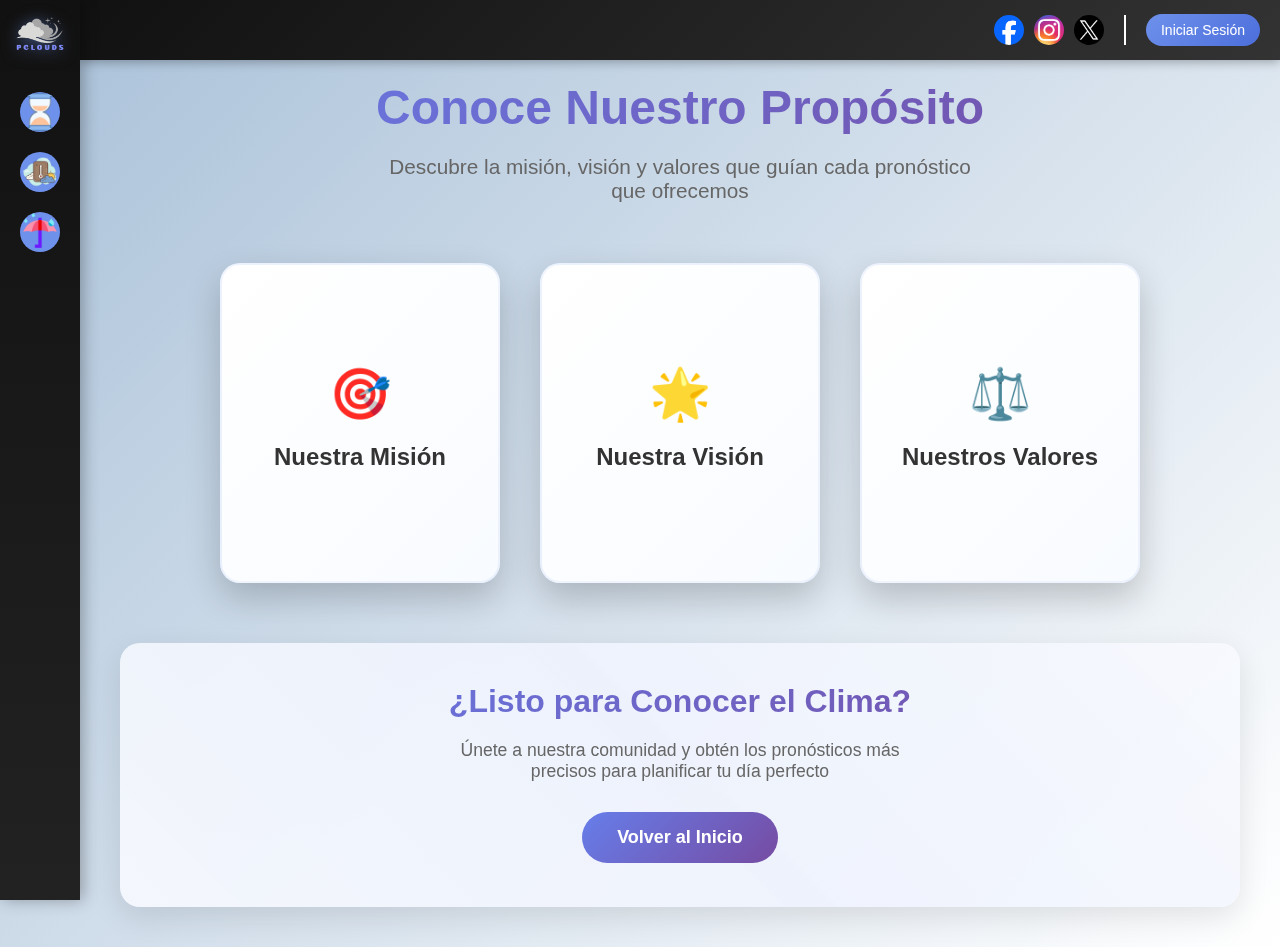
<file: paginas/nosotros.html>
<!DOCTYPE html>
<html lang="es">
<head>
  <meta charset="UTF-8">
  <meta name="viewport" content="width=device-width, initial-scale=1.0">
  <title>Misión, Visión y Política - PClouds</title>
  <style>
    * {
      margin: 0;
      padding: 0;
      box-sizing: border-box;
    }

    body {
      background: linear-gradient(135deg, #a8c0d8, #ffffff);
      font-family: Arial, sans-serif;
      position: relative;
      overflow-x: hidden;
      min-height: 100vh;
    }

    .sidebar {
      position: fixed;
      top: 0;
      left: 0;
      width: 80px;
      height: 100vh;
      background: linear-gradient(180deg, #111 0%, #222 100%);
      display: flex;
      flex-direction: column;
      align-items: center;
      padding-top: 10px;
      gap: 20px;
      box-shadow: 3px 0 15px rgba(0, 0, 0, 0.3);
      z-index: 100;
    }

    .sidebar .logo {
      margin-bottom: 10px;
    }

    .sidebar .logo img {
      width: 60px;
      filter: drop-shadow(0 2px 8px rgba(110, 145, 236, 0.5));
    }

    .sidebar a {
      text-decoration: none;
    }

    .sidebar .circle {
      width: 40px;
      height: 40px;
      border-radius: 50%;
      background-color: #6e91ec;
      transition: all 0.3s ease;
      position: relative;
      overflow: hidden;
    }

    .sidebar .circle::before {
      content: '';
      position: absolute;
      top: 0;
      left: -100%;
      width: 100%;
      height: 100%;
      background: linear-gradient(90deg, transparent, rgba(255,255,255,0.4), transparent);
      transition: left 0.5s;
    }

    .sidebar .circle:hover {
      transform: scale(1.2);
      box-shadow: 0 0 20px rgba(110, 145, 236, 0.8);
    }

    .sidebar .circle:hover::before {
      left: 100%;
    }

    .sidebar .circle img {
      width: 100%;
      height: 100%;
      object-fit: cover;
      border-radius: 50%;
      display: block;
    }

    .topbar {
      position: fixed;
      top: 0;
      right: 0;
      height: 60px;
      width: calc(100% - 80px);
      background: transparent;
      display: flex;
      justify-content: flex-end;
      align-items: center;
      padding: 10px 20px;
      gap: 10px;
      z-index: 10;
    }

    .topbar .vertical-line {
      width: 2px;
      height: 30px;
      background-color: white;
      margin-left: 10px;
    }

    .topbar .horizontal-line {
      position: absolute;
      top: 50%;
      left: 0;
      width: 100%;
      height: 60px;
      background: linear-gradient(135deg, #111 0%, #333 100%);
      transform: translateY(-50%);
      z-index: -1;
      box-shadow: 0 2px 10px rgba(0, 0, 0, 0.3);
    }

    .topbar .login-btn {
      background: linear-gradient(135deg, #6e91ec 0%, #4c6edb 100%);
      color: white;
      border: none;
      padding: 8px 15px;
      border-radius: 20px;
      cursor: pointer;
      font-size: 14px;
      transition: all 0.3s ease;
      margin-left: 10px;
      position: relative;
      overflow: hidden;
    }

    .topbar .login-btn::before {
      content: '';
      position: absolute;
      top: 0;
      left: -100%;
      width: 100%;
      height: 100%;
      background: linear-gradient(90deg, transparent, rgba(255,255,255,0.3), transparent);
      transition: left 0.5s;
    }

    .topbar .login-btn:hover {
      transform: translateY(-2px);
      box-shadow: 0 5px 15px rgba(110, 145, 236, 0.4);
    }

    .topbar .login-btn:hover::before {
      left: 100%;
    }

    /* Contenido principal */
    .main-content {
      margin-left: 80px;
      padding: 80px 40px 40px 40px;
      min-height: 100vh;
      position: relative;
      z-index: 10;
    }

    .header {
      text-align: center;
      margin-bottom: 60px;
    }

    .header h1 {
      font-size: 3rem;
      font-weight: bold;
      background: linear-gradient(135deg, #667eea 0%, #764ba2 100%);
      -webkit-background-clip: text;
      -webkit-text-fill-color: transparent;
      background-clip: text;
      margin-bottom: 20px;
      animation: titleGlow 3s ease-in-out infinite alternate;
    }

    .header p {
      font-size: 1.3rem;
      color: #666;
      max-width: 600px;
      margin: 0 auto;
    }

    @keyframes titleGlow {
      0% {
        filter: drop-shadow(0 0 10px rgba(102, 126, 234, 0.5));
      }
      100% {
        filter: drop-shadow(0 0 20px rgba(102, 126, 234, 0.8));
      }
    }

    .container {
      display: flex;
      gap: 40px;
      flex-wrap: wrap;
      justify-content: center;
      margin-bottom: 60px;
    }

    .card {
      width: 280px;
      height: 320px;
      perspective: 1000px;
    }

    .card-inner {
      width: 100%;
      height: 100%;
      position: relative;
      transition: transform 0.8s;
      transform-style: preserve-3d;
    }

    .card:hover .card-inner {
      transform: rotateY(180deg);
    }

    .card-front, .card-back {
      position: absolute;
      width: 100%;
      height: 100%;
      backface-visibility: hidden;
      border-radius: 20px;
      box-shadow: 0 15px 35px rgba(0,0,0,0.2);
      display: flex;
      justify-content: center;
      align-items: center;
      padding: 30px;
      box-sizing: border-box;
      overflow: hidden;
      top: 0;
      left: 0;
    }

    .card-front {
      background: linear-gradient(135deg, #ffffff 0%, #f8fbff 100%);
      border: 2px solid rgba(110, 145, 236, 0.1);
    }

    .card-back {
      background: linear-gradient(135deg, #667eea 0%, #764ba2 100%);
      color: white;
      transform: rotateY(180deg);
    }

    .card-front::before,
    .card-back::before {
      content: '';
      position: absolute;
      top: 0;
      left: -100%;
      width: 100%;
      height: 100%;
      background: linear-gradient(90deg, transparent, rgba(255,255,255,0.2), transparent);
      transition: left 0.8s;
    }

    .card:hover .card-front::before,
    .card:hover .card-back::before {
      left: 100%;
    }

    .icon {
      font-size: 50px;
      margin-bottom: 20px;
    }

    .title {
      font-weight: bold;
      font-size: 1.5rem;
      margin-bottom: 10px;
      color: #333;
    }

    .card-back .title {
      color: white;
    }

    .text {
      text-align: center;
      position: relative;
      z-index: 2;
    }

    .card-back .text {
      font-size: 1.1rem;
      line-height: 1.6;
      text-shadow: 0 2px 4px rgba(0,0,0,0.3);
    }

    .bottom-section {
      text-align: center;
      margin-top: 60px;
      padding: 40px;
      background: rgba(255, 255, 255, 0.9);
      border-radius: 20px;
      box-shadow: 0 10px 30px rgba(0, 0, 0, 0.1);
      position: relative;
      overflow: hidden;
    }

    .bottom-section::before {
      content: '';
      position: absolute;
      top: -50%;
      left: -50%;
      width: 200%;
      height: 200%;
      background: linear-gradient(45deg, transparent, rgba(110, 145, 236, 0.1), transparent);
      animation: rotate 15s linear infinite;
    }

    @keyframes rotate {
      0% { transform: rotate(0deg); }
      100% { transform: rotate(360deg); }
    }

    .bottom-content {
      position: relative;
      z-index: 2;
    }

    .bottom-section h2 {
      font-size: 2rem;
      margin-bottom: 20px;
      background: linear-gradient(135deg, #667eea 0%, #764ba2 100%);
      -webkit-background-clip: text;
      -webkit-text-fill-color: transparent;
      background-clip: text;
    }

    .bottom-section p {
      font-size: 1.1rem;
      color: #666;
      margin-bottom: 30px;
      max-width: 500px;
      margin-left: auto;
      margin-right: auto;
    }

    .custom-btn {
      background: linear-gradient(135deg, #667eea 0%, #764ba2 100%);
      color: white;
      padding: 15px 35px;
      border: none;
      border-radius: 30px;
      font-size: 18px;
      font-weight: bold;
      text-decoration: none;
      transition: all 0.3s ease;
      display: inline-block;
      position: relative;
      overflow: hidden;
    }

    .custom-btn::before {
      content: '';
      position: absolute;
      top: 0;
      left: -100%;
      width: 100%;
      height: 100%;
      background: linear-gradient(90deg, transparent, rgba(255,255,255,0.3), transparent);
      transition: left 0.5s;
    }

    .custom-btn:hover {
      transform: translateY(-3px);
      box-shadow: 0 10px 25px rgba(102, 126, 234, 0.4);
      color: white;
    }

    .custom-btn:hover::before {
      left: 100%;
    }

    @media (max-width: 768px) {
      .main-content {
        margin-left: 0;
        padding: 100px 20px 40px 20px;
      }

      .sidebar {
        display: none;
      }

      .topbar {
        width: 100%;
      }

      .header h1 {
        font-size: 2rem;
      }

      .container {
        gap: 30px;
      }

      .card {
        width: 250px;
        height: 300px;
      }
    }
  </style>
</head>
<body>
  <div class="sidebar">
    <div class="logo">
      <a href="../index.html">
        <img src="../imagenes/logo.png" alt="Logo" />
      </a>
    </div>
    <a href="#">
      <div class="circle">
        <img src="/imagenes/Historial.png" alt="Logo historial del clima" />
      </div>
    </a>
    <a href="#">
      <div class="circle">
        <img src="/imagenes/Pronostico.png" alt="Logo pronostico del clima" />
      </div>
    </a>
    <a href="#">
      <div class="circle">
        <img src="/imagenes/Informacion.png" alt="Logo informacion del clima" />
      </div>
    </a>
  </div>

  <div class="topbar">
    <div class="horizontal-line"></div>
    <a href="https://www.facebook.com/profile.php?id=61578839614625" target="_blank">
      <img src="/imagenes/facebook.png" alt="Logo" style="width:30px;height:30px;border-radius:50%;object-fit:cover;vertical-align:middle;cursor:pointer;">
    </a>
    <a href="https://www.instagram.com/pcloudsieru/" target="_blank">
      <img src="/imagenes/Instagram.png" alt="Instagram" style="width:30px;height:30px;border-radius:50%;object-fit:cover;vertical-align:middle;cursor:pointer;">
    </a>
    <a href="https://x.com/PcloudsIeru" target="_blank">
      <img src="/imagenes/X.png" alt="Twitter" style="width:30px;height:30px;border-radius:50%;object-fit:cover;vertical-align:middle;cursor:pointer;">
    </a>
    <div class="vertical-line"></div>
    <button class="login-btn" onclick="">Iniciar Sesión</button>
  </div>

  <div class="main-content">
    <div class="header">
      <h1>Conoce Nuestro Propósito</h1>
      <p>Descubre la misión, visión y valores que guían cada pronóstico que ofrecemos</p>
    </div>

    <div class="container">
      <div class="card">
        <div class="card-inner">
          <div class="card-front">
            <div class="text">
              <div class="icon">🎯</div>
              <div class="title">Nuestra Misión</div>
            </div>
          </div>
          <div class="card-back">
            <div class="text">
              Proveer información climática precisa y actualizada para que las personas tomen decisiones seguras cada día.
            </div>
          </div>
        </div>
      </div>

      <div class="card">
        <div class="card-inner">
          <div class="card-front">
            <div class="text">
              <div class="icon">🌟</div>
              <div class="title">Nuestra Visión</div>
            </div>
          </div>
          <div class="card-back">
            <div class="text">
              Ser la plataforma líder en predicción meteorológica confiable para Colombia y Latinoamérica.
            </div>
          </div>
        </div>
      </div>

      <div class="card">
        <div class="card-inner">
          <div class="card-front">
            <div class="text">
              <div class="icon">⚖️</div>
              <div class="title">Nuestros Valores</div>
            </div>
          </div>
          <div class="card-back">
            <div class="text">
              Compromiso con la veracidad, ética informativa, y el respeto por el medio ambiente y el servicio público.
            </div>
          </div>
        </div>
      </div>
    </div>

    <div class="bottom-section">
      <div class="bottom-content">
        <h2>¿Listo para Conocer el Clima?</h2>
        <p>Únete a nuestra comunidad y obtén los pronósticos más precisos para planificar tu día perfecto</p>
        <a href="../index.html" class="custom-btn">Volver al Inicio</a>
      </div>
    </div>
  </div>
</body>
</html>
</file>
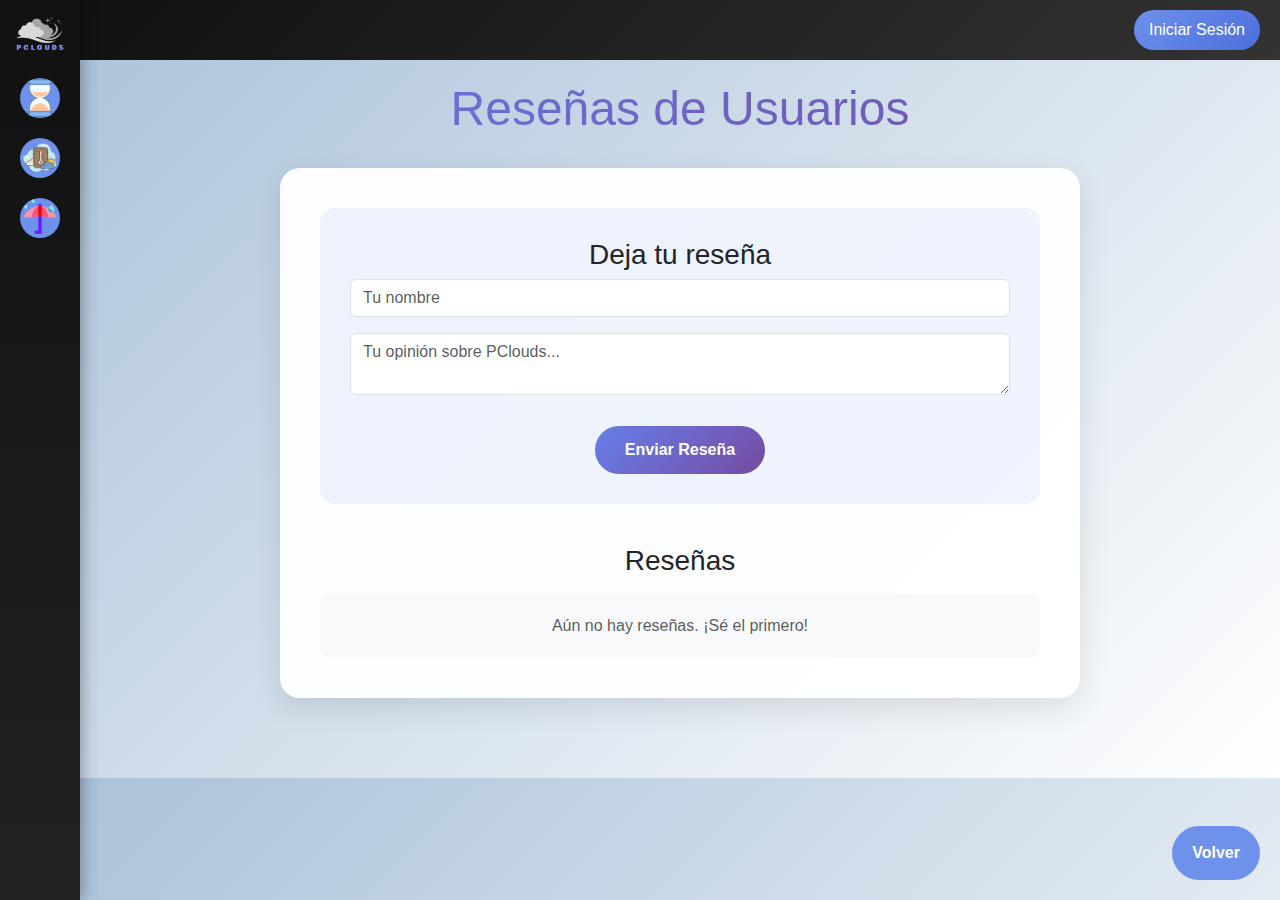
<file: paginas/resenas.html>
<!DOCTYPE html>
<html lang="es">
<head>
    <meta charset="UTF-8">
    <title>PClouds - Reseñas</title>
    <link href="https://cdn.jsdelivr.net/npm/bootstrap@5.3.7/dist/css/bootstrap.min.css" rel="stylesheet">
    <link rel="stylesheet" href="css/resenas.css">
</head>

<body>
    <div class="sidebar">
        <div class="logo">
            <a href="../index.html"><img src="../imagenes/logo.png" alt="Logo"></a>
        </div>
        <a href="#"><div class="circle"><img src="../imagenes/Historial.png" alt="Historial"></div></a>
        <a href="#"><div class="circle"><img src="../imagenes/Pronostico.png" alt="Pronóstico"></div></a>
        <a href="#"><div class="circle"><img src="../imagenes/Informacion.png" alt="Información"></div></a>
    </div>

    <div class="topbar">
        <div class="horizontal-line"></div>
        <button class="login-btn">Iniciar Sesión</button>
    </div>

    <div class="main-content">
        <div class="page-title">
            <h1>Reseñas de Usuarios</h1>
        </div>

        <div class="reseñas-container">
            <div class="form-section">
                <h3>Deja tu reseña</h3>
                <input type="text" class="form-control mb-3" id="nombre" placeholder="Tu nombre">
                <textarea class="form-control mb-3" id="contenido" placeholder="Tu opinión sobre PClouds..."></textarea>
                <button class="btn-enviar" onclick="agregarReseña()">Enviar Reseña</button>
            </div>

            <div>
                <h3 class="text-center mb-3">Reseñas</h3>
                <div class="lista-reseñas" id="lista-reseñas">
                    <div class="text-center text-muted">Aún no hay reseñas. ¡Sé el primero!</div>
                </div>
            </div>
        </div>
    </div>

    <a href="../index.html" class="volver-btn">Volver</a>

    <script>
        function agregarReseña() {
            const nombre = document.getElementById('nombre');
            const contenido = document.getElementById('contenido');
            const lista = document.getElementById('lista-reseñas');

            if (nombre.value.trim() && contenido.value.trim()) {
                // Limpiar mensaje vacío
                if (lista.children.length === 1 && lista.firstChild.classList.contains('text-muted')) {
                    lista.innerHTML = '';
                }

                const reseña = document.createElement('div');
                reseña.className = 'reseña';
                reseña.innerHTML = `
                    <div class="reseña-nombre">${nombre.value}</div>
                    <div>${contenido.value}</div>
                    <div class="reseña-fecha">${new Date().toLocaleDateString('es-ES')}</div>
                `;
                
                lista.insertBefore(reseña, lista.firstChild);
                nombre.value = '';
                contenido.value = '';
            } else {
                alert('Completa todos los campos');
            }
        }
    </script>
</body>
</html>
</file>
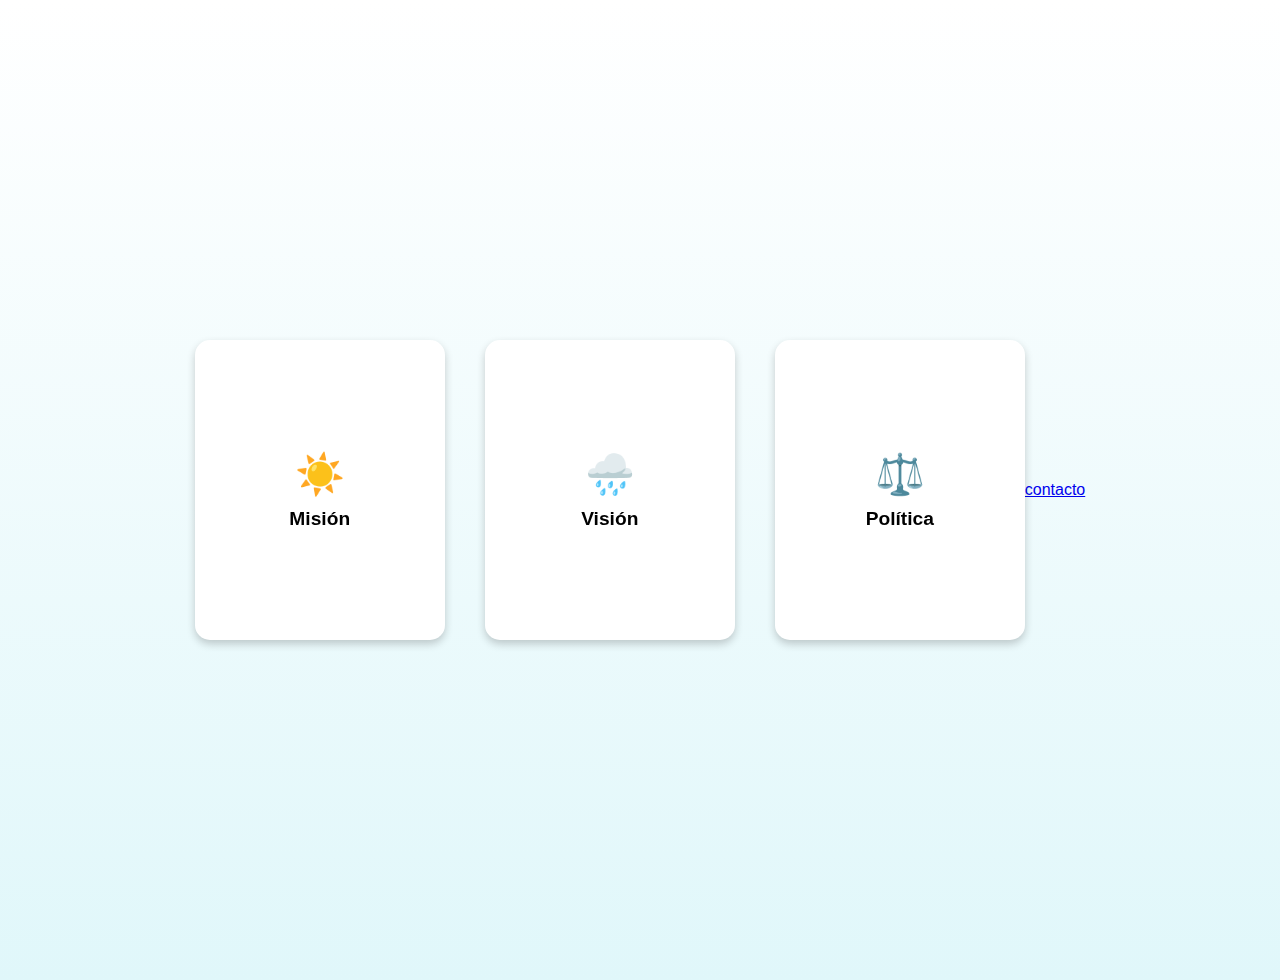
<file: proyectito/nosotros.html>
<!DOCTYPE html>
<html lang="es">
<head>
  <meta charset="UTF-8">
  <meta name="viewport" content="width=device-width, initial-scale=1.0">
  <title>Misión, Visión y Política - MeteoSkur</title>
  <style>
    body {
      font-family: 'Segoe UI', sans-serif;
      background: linear-gradient(to top, #e0f7fa, #ffffff);
      margin: 0;
      padding: 40px;
      display: flex;
      justify-content: center;
      align-items: center;
      min-height: 100vh;
    }

    .container {
      display: flex;
      gap: 40px;
      flex-wrap: wrap;
      justify-content: center;
    }

    .card {
      width: 250px;
      height: 300px;
      perspective: 1000px;
    }

    .card-inner {
      width: 100%;
      height: 100%;
      position: relative;
      transition: transform 0.8s;
      transform-style: preserve-3d;
    }

    .card:hover .card-inner {
      transform: rotateY(180deg);
    }

    .card-front, .card-back {
      position: absolute;
      width: 100%;
      height: 100%;
      backface-visibility: hidden;
      border-radius: 15px;
      box-shadow: 0 4px 8px rgba(0,0,0,0.2);
      display: flex;
      justify-content: center;
      align-items: center;
      padding: 20px;
      box-sizing: border-box;
    }

    .card-front {
      background: #ffffff;
    }

    .card-back {
      background: #b2ebf2;
      transform: rotateY(180deg);
    }

    .icon {
      font-size: 40px;
      margin-bottom: 10px;
    }

    .title {
      font-weight: bold;
      font-size: 1.2em;
    }

    .text {
      text-align: center;
    }
  </style>
</head>
<body>
  <div class="container">
    <div class="card">
      <div class="card-inner">
        <div class="card-front">
          <div class="text">
            <div class="icon">☀️</div>
            <div class="title">Misión</div>
          </div>
        </div>
        <div class="card-back">
          <div class="text">
            Proveer información climática precisa y actualizada para que las personas tomen decisiones seguras cada día.
          </div>
        </div>
      </div>
    </div>

    <div class="card">
      <div class="card-inner">
        <div class="card-front">
          <div class="text">
            <div class="icon">🌧️</div>
            <div class="title">Visión</div>
          </div>
        </div>
        <div class="card-back">
          <div class="text">
            Ser la plataforma líder en predicción meteorológica confiable para Colombia y Latinoamérica.
          </div>
        </div>
      </div>
    </div>

    <div class="card">
      <div class="card-inner">
        <div class="card-front">
          <div class="text">
            <div class="icon">⚖️</div>
            <div class="title">Política</div>
          </div>
        </div>
        <div class="card-back">
          <div class="text">
            Compromiso con la veracidad, ética informativa, y el respeto por el medio ambiente y el servicio público.
          </div>
        </div>
      </div>
    </div>
  </div>
</body>
<a href="contacto.html">contacto</a>
</html>
</file>
<file: paginas/css/resenas.css>
* { 
    margin: 0; 
    padding: 0; 
    box-sizing: border-box; 
}

body { 
    background: linear-gradient(135deg, #a8c0d8, #ffffff); 
    font-family: Arial, sans-serif; 
}

.sidebar {
    position: fixed; 
    top: 0; 
    left: 0; 
    width: 80px; 
    height: 100vh;
    background: linear-gradient(180deg, #111 0%, #222 100%);
    display: flex; 
    flex-direction: column; 
    align-items: center;
    padding-top: 10px; 
    gap: 20px; 
    box-shadow: 3px 0 15px rgba(0, 0, 0, 0.3); 
    z-index: 100;
}

.sidebar .logo img { 
    width: 60px; 
}

.sidebar .circle { 
    width: 40px; 
    height: 40px; 
    border-radius: 50%; 
    background-color: #6e91ec; 
}

.sidebar .circle img { 
    width: 100%; 
    height: 100%; 
    border-radius: 50%; 
}

.topbar {
    position: fixed; 
    top: 0; 
    right: 0; 
    height: 60px; 
    width: calc(100% - 80px);
    display: flex; 
    justify-content: flex-end; 
    align-items: center; 
    padding: 10px 20px; 
    gap: 10px; 
    z-index: 10;
}

.topbar .horizontal-line {
    position: absolute; 
    top: 50%; 
    left: 0; 
    width: 100%; 
    height: 60px;
    background: linear-gradient(135deg, #111 0%, #333 100%); 
    transform: translateY(-50%); 
    z-index: -1;
}

.topbar .login-btn {
    background: linear-gradient(135deg, #6e91ec 0%, #4c6edb 100%);
    color: white; 
    border: none; 
    padding: 8px 15px; 
    border-radius: 20px;
}

.main-content { 
    margin-left: 80px; 
    padding: 80px 20px; 
}

.page-title h1 {
    font-size: 3rem; 
    text-align: center; 
    margin-bottom: 30px;
    background: linear-gradient(135deg, #667eea 0%, #764ba2 100%);
    -webkit-background-clip: text;
    background-clip: text;
    -webkit-text-fill-color: transparent;
}

.reseñas-container {
    max-width: 800px; 
    margin: 0 auto; 
    background: rgba(255, 255, 255, 0.95);
    border-radius: 20px; 
    padding: 40px; 
    box-shadow: 0 10px 30px rgba(0, 0, 0, 0.1);
}

.form-section {
    margin-bottom: 40px; 
    padding: 30px; 
    background: rgba(110, 145, 236, 0.1);
    border-radius: 15px; 
    text-align: center;
}

.btn-enviar {
    background: linear-gradient(135deg, #667eea 0%, #764ba2 100%);
    color: white; 
    border: none; 
    padding: 12px 30px; 
    border-radius: 25px;
    font-weight: bold; 
    cursor: pointer; 
    margin-top: 15px;
}

.lista-reseñas {
    max-height: 400px; 
    overflow-y: auto; 
    background: #f8f9fa;
    padding: 20px; 
    border-radius: 10px;
}

.reseña {
    background: white; 
    padding: 15px; 
    border-radius: 10px; 
    margin-bottom: 15px;
    box-shadow: 0 2px 5px rgba(0, 0, 0, 0.1); 
    border-left: 4px solid #6e91ec;
}

.reseña-nombre { 
    font-weight: bold; 
    color: #333; 
    margin-bottom: 8px; 
}

.reseña-fecha { 
    color: #999; 
    font-size: 12px; 
    text-align: right; 
    margin-top: 10px; 
}

.volver-btn {
    position: fixed; 
    bottom: 20px; 
    right: 20px;
    background: #6e91ec; 
    color: white; 
    padding: 15px 20px;
    border-radius: 30px; 
    text-decoration: none; 
    font-weight: bold;
}
</file>
